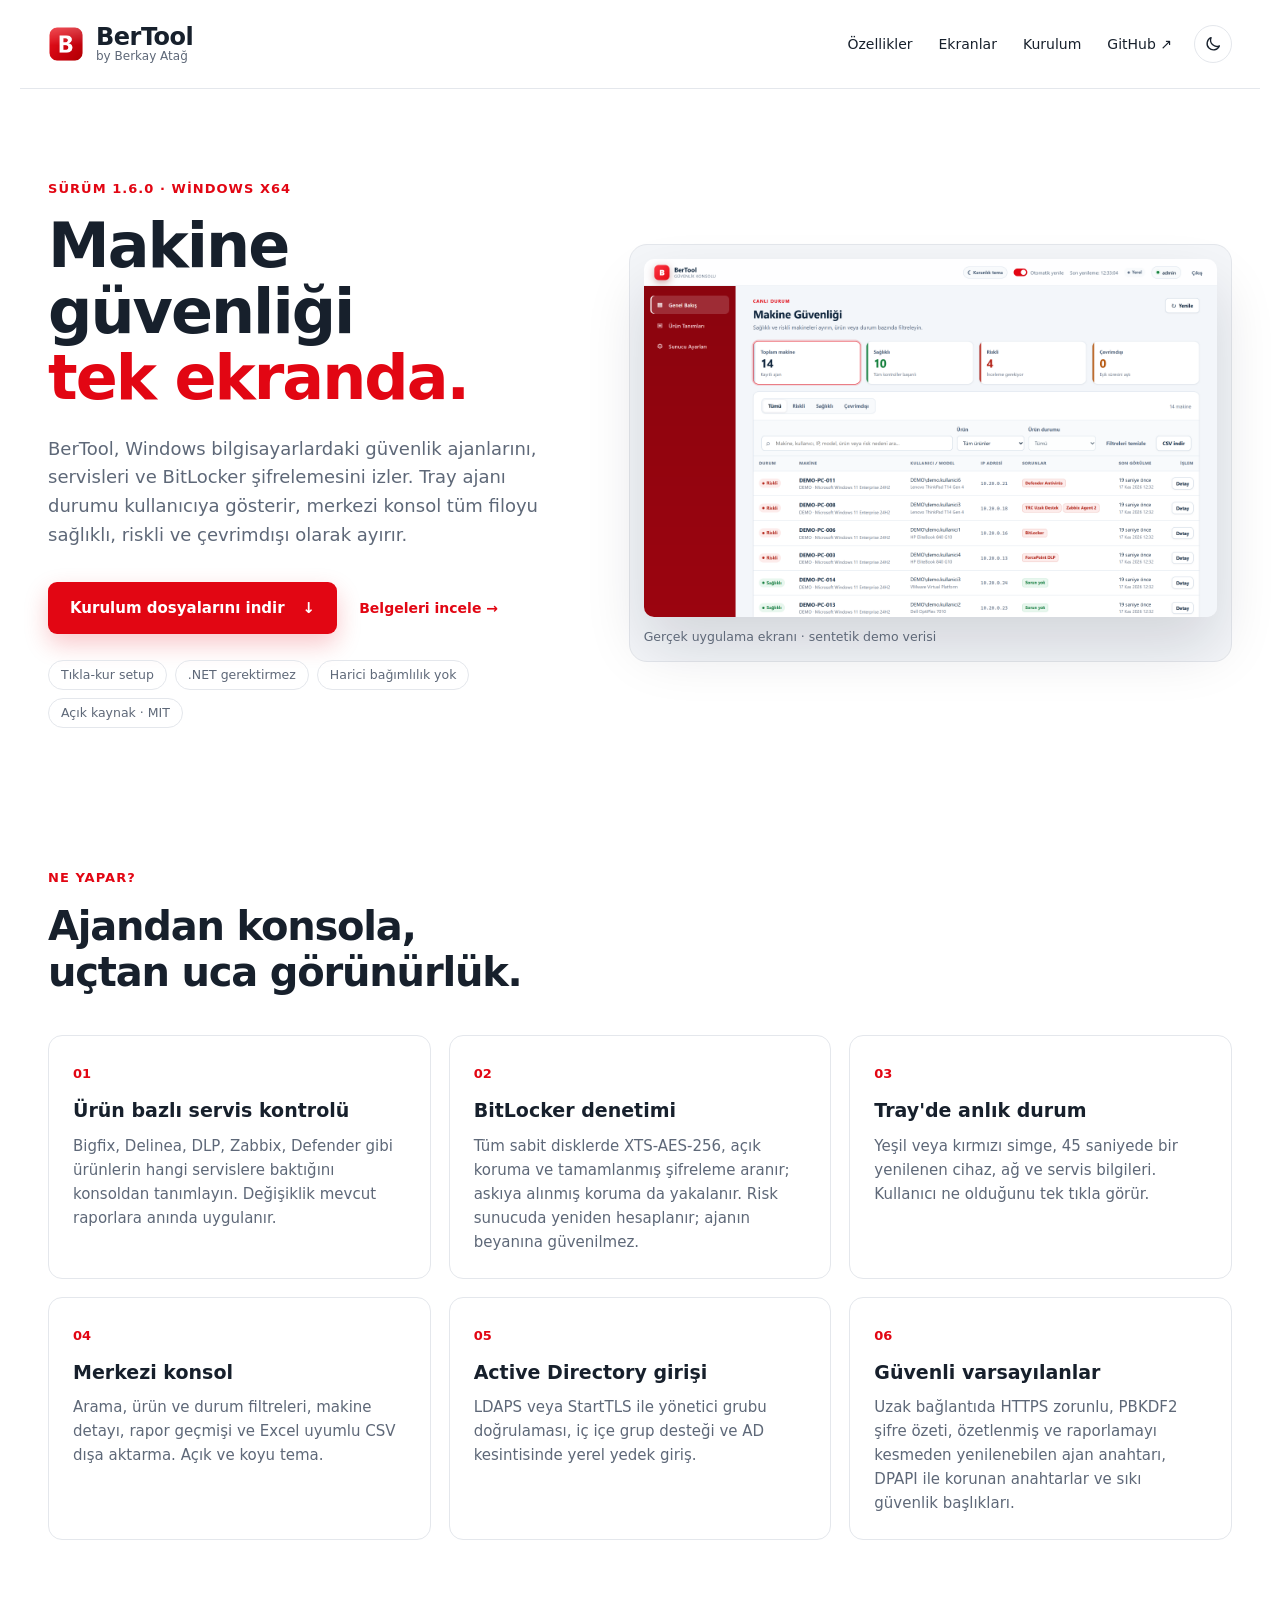
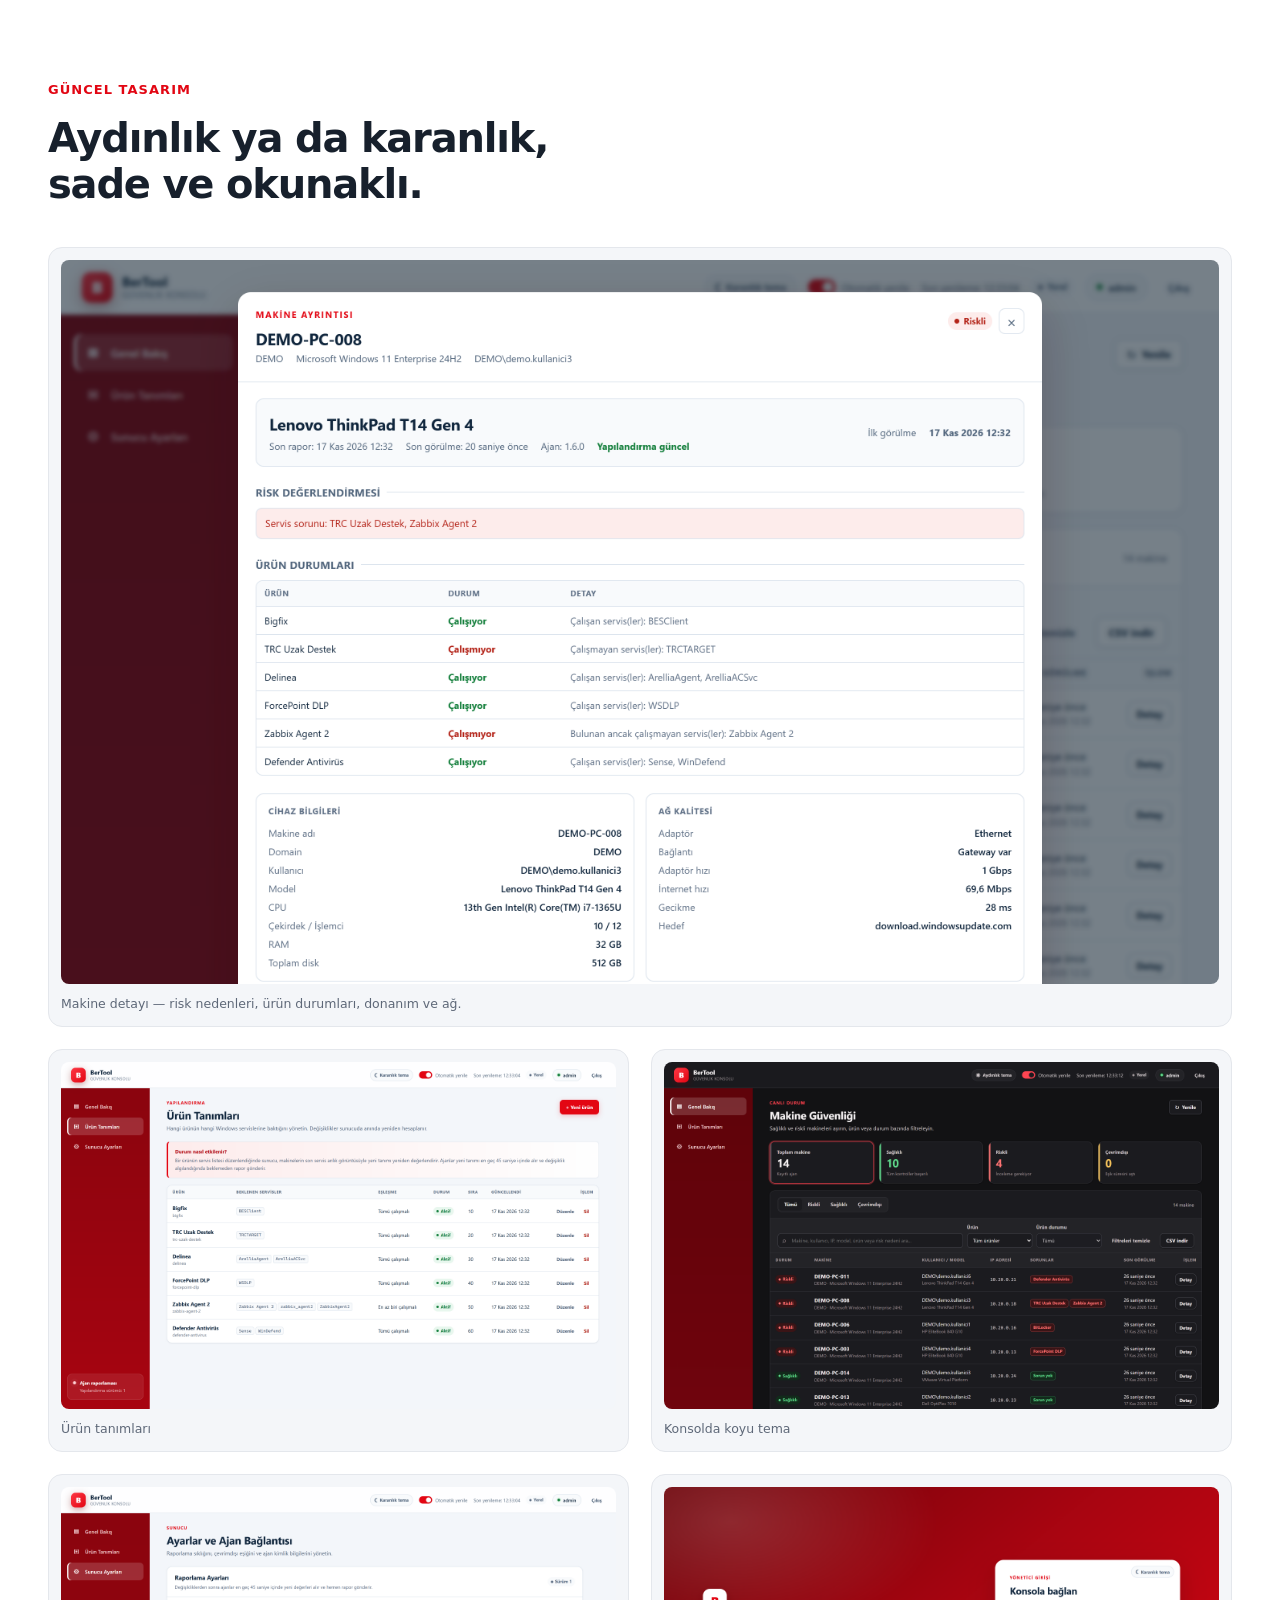
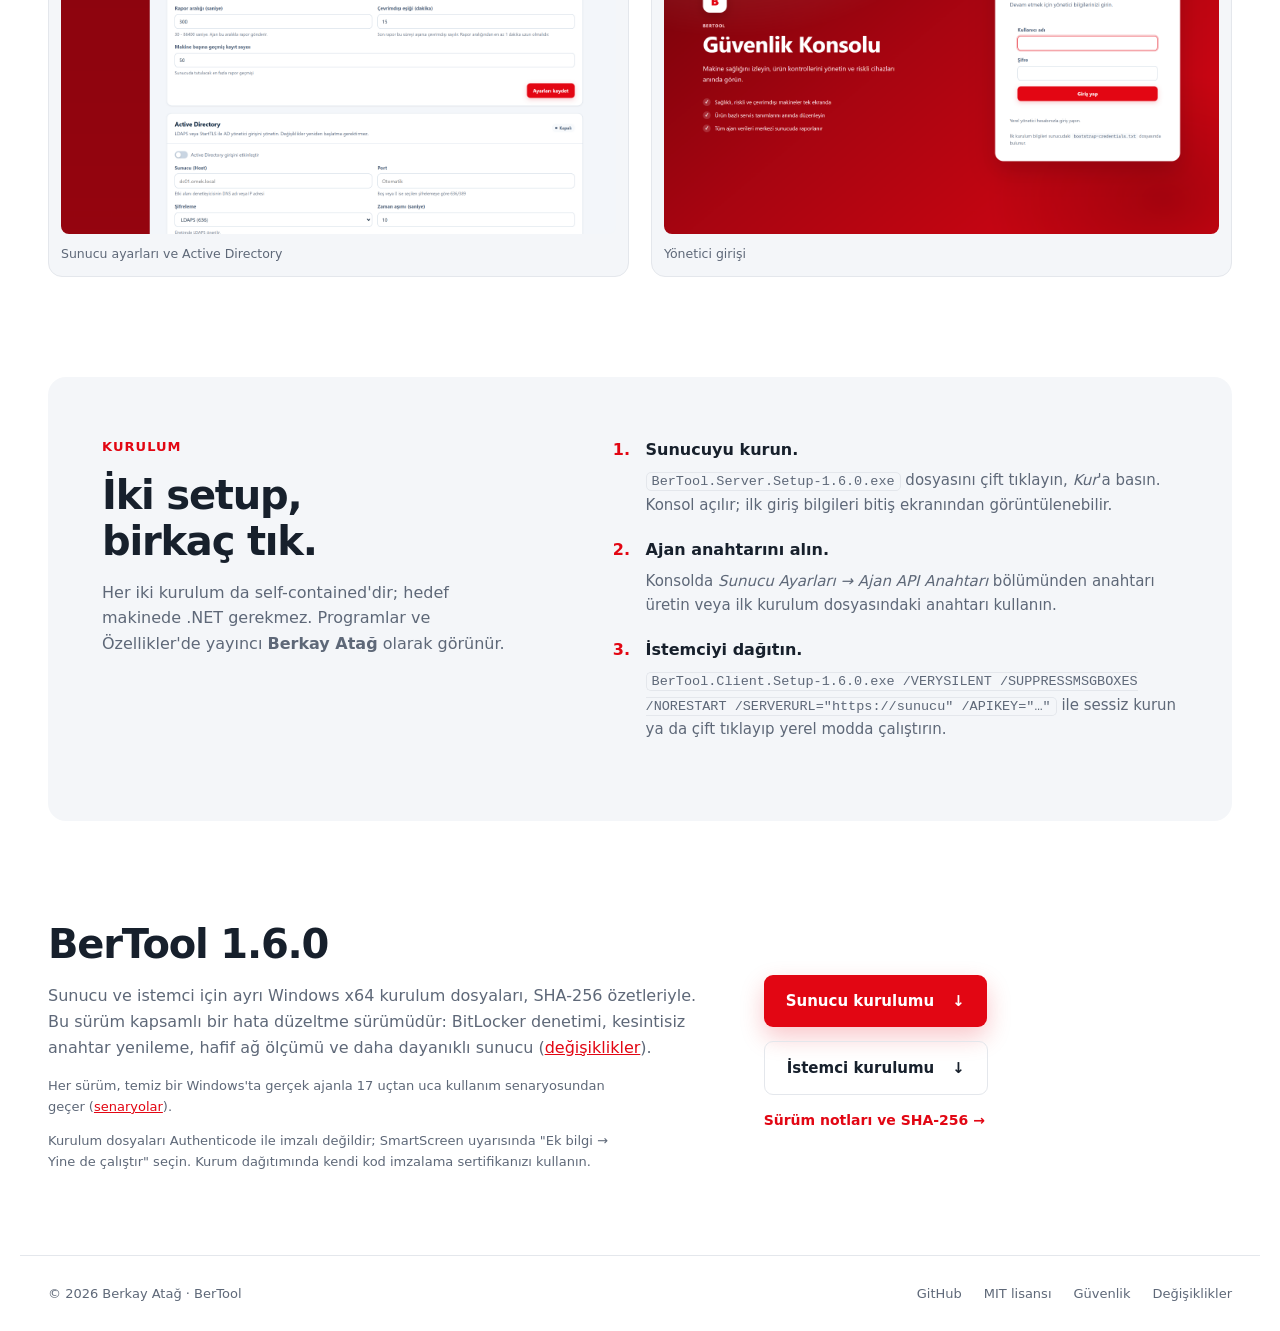
<file: docs/index.html>
<!doctype html>
<html lang="tr">
<head>
<meta charset="utf-8">
<meta name="viewport" content="width=device-width, initial-scale=1">
<meta name="description" content="BerTool: Windows makinelerde güvenlik ajanlarını, servisleri ve BitLocker'ı izleyen tray ajanı ve merkezi yönetim konsolu.">
<meta name="color-scheme" content="light dark">
<meta property="og:title" content="BerTool — Makine güvenliği tek ekranda">
<meta property="og:description" content="Tray ajanı ve merkezi konsol ile servis, BitLocker ve cihaz durumunu izleyin.">
<meta property="og:image" content="https://berkayatag.github.io/BerTool/screenshots/dashboard.png">
<title>BerTool — Makine güvenliği tek ekranda</title>
<link rel="icon" type="image/png" href="assets/bertool-logo.png">
<link rel="stylesheet" href="site.css?v=1.6.0">
<script>
  // Varsayılan aydınlık tema; ziyaretçinin seçimi bu tarayıcıda hatırlanır.
  // Sayfa boyanmadan önce uygulanır, böylece tema geçişinde yanıp sönme olmaz.
  (function () {
    var theme = 'light';
    try { if (localStorage.getItem('bertool.site.theme') === 'dark') theme = 'dark'; } catch (e) {}
    document.documentElement.setAttribute('data-theme', theme);
  })();
</script>
</head>
<body>
<a class="skip" href="#main">İçeriğe geç</a>
<header class="top">
  <a class="brand" href="#"><img src="assets/bertool-logo.png" alt="" width="36" height="36"><span>BerTool<small>by Berkay Atağ</small></span></a>
  <nav aria-label="Ana menü">
    <a href="#ozellikler">Özellikler</a>
    <a href="#ekranlar">Ekranlar</a>
    <a href="#kurulum">Kurulum</a>
    <a href="https://github.com/BerkayAtag/BerTool">GitHub ↗</a>
  </nav>
  <button class="theme-toggle" id="theme-toggle" type="button" aria-pressed="false" aria-label="Karanlık temaya geç" title="Karanlık temaya geç">
    <svg class="icon-moon" viewBox="0 0 24 24" width="18" height="18" aria-hidden="true"><path d="M20.5 14.6A8.5 8.5 0 0 1 9.4 3.5a8.5 8.5 0 1 0 11.1 11.1Z" fill="none" stroke="currentColor" stroke-width="1.8" stroke-linejoin="round"/></svg>
    <svg class="icon-sun" viewBox="0 0 24 24" width="18" height="18" aria-hidden="true"><circle cx="12" cy="12" r="4.2" fill="none" stroke="currentColor" stroke-width="1.8"/><path d="M12 2.5v2.2M12 19.3v2.2M4.6 4.6l1.6 1.6M17.8 17.8l1.6 1.6M2.5 12h2.2M19.3 12h2.2M4.6 19.4l1.6-1.6M17.8 6.2l1.6-1.6" stroke="currentColor" stroke-width="1.8" stroke-linecap="round"/></svg>
  </button>
</header>

<main id="main">
  <section class="hero">
    <div class="hero-copy">
      <p class="eyebrow">Sürüm 1.6.0 · Windows x64</p>
      <h1>Makine güvenliği<br><em>tek ekranda.</em></h1>
      <p class="lead">BerTool, Windows bilgisayarlardaki güvenlik ajanlarını, servisleri ve BitLocker şifrelemesini izler. Tray ajanı durumu kullanıcıya gösterir, merkezi konsol tüm filoyu sağlıklı, riskli ve çevrimdışı olarak ayırır.</p>
      <div class="actions">
        <a class="button" href="https://github.com/BerkayAtag/BerTool/releases/latest">Kurulum dosyalarını indir <span aria-hidden="true">↓</span></a>
        <a class="link" href="https://github.com/BerkayAtag/BerTool#readme">Belgeleri incele →</a>
      </div>
      <ul class="facts">
        <li>Tıkla-kur setup</li>
        <li>.NET gerektirmez</li>
        <li>Harici bağımlılık yok</li>
        <li>Açık kaynak · MIT</li>
      </ul>
    </div>
    <figure class="hero-shot">
      <img src="screenshots/dashboard.png" data-light-src="screenshots/dashboard.png" data-dark-src="screenshots/dashboard-dark.png" alt="BerTool yönetim konsolu: toplam, sağlıklı, riskli ve çevrimdışı makine sayaçları ile makine listesi" width="1440" height="900">
      <figcaption>Gerçek uygulama ekranı · sentetik demo verisi</figcaption>
    </figure>
  </section>

  <section id="ozellikler" class="section">
    <div class="section-head">
      <p class="eyebrow">Ne yapar?</p>
      <h2>Ajandan konsola,<br>uçtan uca görünürlük.</h2>
    </div>
    <div class="features">
      <article>
        <span class="num">01</span>
        <h3>Ürün bazlı servis kontrolü</h3>
        <p>Bigfix, Delinea, DLP, Zabbix, Defender gibi ürünlerin hangi servislere baktığını konsoldan tanımlayın. Değişiklik mevcut raporlara anında uygulanır.</p>
      </article>
      <article>
        <span class="num">02</span>
        <h3>BitLocker denetimi</h3>
        <p>Tüm sabit disklerde XTS-AES-256, açık koruma ve tamamlanmış şifreleme aranır; askıya alınmış koruma da yakalanır. Risk sunucuda yeniden hesaplanır; ajanın beyanına güvenilmez.</p>
      </article>
      <article>
        <span class="num">03</span>
        <h3>Tray'de anlık durum</h3>
        <p>Yeşil veya kırmızı simge, 45 saniyede bir yenilenen cihaz, ağ ve servis bilgileri. Kullanıcı ne olduğunu tek tıkla görür.</p>
      </article>
      <article>
        <span class="num">04</span>
        <h3>Merkezi konsol</h3>
        <p>Arama, ürün ve durum filtreleri, makine detayı, rapor geçmişi ve Excel uyumlu CSV dışa aktarma. Açık ve koyu tema.</p>
      </article>
      <article>
        <span class="num">05</span>
        <h3>Active Directory girişi</h3>
        <p>LDAPS veya StartTLS ile yönetici grubu doğrulaması, iç içe grup desteği ve AD kesintisinde yerel yedek giriş.</p>
      </article>
      <article>
        <span class="num">06</span>
        <h3>Güvenli varsayılanlar</h3>
        <p>Uzak bağlantıda HTTPS zorunlu, PBKDF2 şifre özeti, özetlenmiş ve raporlamayı kesmeden yenilenebilen ajan anahtarı, DPAPI ile korunan anahtarlar ve sıkı güvenlik başlıkları.</p>
      </article>
    </div>
  </section>

  <section id="ekranlar" class="section">
    <div class="section-head">
      <p class="eyebrow">Güncel tasarım</p>
      <h2>Aydınlık ya da karanlık,<br>sade ve okunaklı.</h2>
    </div>
    <div class="gallery">
      <figure class="wide"><img src="screenshots/machine-detail.png" data-light-src="screenshots/machine-detail.png" data-dark-src="screenshots/machine-detail-dark.png" alt="Makine detayı: risk değerlendirmesi, ürün durumları, cihaz bilgileri ve ağ kalitesi" loading="lazy" width="1440" height="900"><figcaption>Makine detayı — risk nedenleri, ürün durumları, donanım ve ağ.</figcaption></figure>
      <figure><img src="screenshots/products.png" data-light-src="screenshots/products.png" data-dark-src="screenshots/products-dark.png" alt="Ürün tanımları ekranı: ürün, beklenen servisler ve eşleşme modu" loading="lazy" width="1440" height="900"><figcaption>Ürün tanımları</figcaption></figure>
      <figure><img src="screenshots/dashboard-dark.png" data-light-src="screenshots/dashboard-dark.png" data-dark-src="screenshots/dashboard.png" data-light-alt="Koyu temada yönetim konsolu" data-dark-alt="Aydınlık temada yönetim konsolu" alt="Koyu temada yönetim konsolu" loading="lazy" width="1440" height="900"><figcaption data-light-text="Konsolda koyu tema" data-dark-text="Konsolda aydınlık tema">Konsolda koyu tema</figcaption></figure>
      <figure><img src="screenshots/settings.png" data-light-src="screenshots/settings.png" data-dark-src="screenshots/settings-dark.png" alt="Sunucu ayarları: raporlama, Active Directory ve ajan API anahtarı" loading="lazy" width="1440" height="900"><figcaption>Sunucu ayarları ve Active Directory</figcaption></figure>
      <figure><img src="screenshots/login.png" data-light-src="screenshots/login.png" data-dark-src="screenshots/login-dark.png" alt="Yönetici giriş ekranı" loading="lazy" width="1440" height="900"><figcaption>Yönetici girişi</figcaption></figure>
    </div>
  </section>

  <section id="kurulum" class="section install">
    <div>
      <p class="eyebrow">Kurulum</p>
      <h2>İki setup,<br>birkaç tık.</h2>
      <p class="muted">Her iki kurulum da self-contained'dir; hedef makinede .NET gerekmez. Programlar ve Özellikler'de yayıncı <strong>Berkay Atağ</strong> olarak görünür.</p>
    </div>
    <ol class="steps">
      <li><strong>Sunucuyu kurun.</strong><p><code>BerTool.Server.Setup-1.6.0.exe</code> dosyasını çift tıklayın, <em>Kur</em>'a basın. Konsol açılır; ilk giriş bilgileri bitiş ekranından görüntülenebilir.</p></li>
      <li><strong>Ajan anahtarını alın.</strong><p>Konsolda <em>Sunucu Ayarları → Ajan API Anahtarı</em> bölümünden anahtarı üretin veya ilk kurulum dosyasındaki anahtarı kullanın.</p></li>
      <li><strong>İstemciyi dağıtın.</strong><p><code>BerTool.Client.Setup-1.6.0.exe /VERYSILENT /SUPPRESSMSGBOXES /NORESTART /SERVERURL="https://sunucu" /APIKEY="…"</code> ile sessiz kurun ya da çift tıklayıp yerel modda çalıştırın.</p></li>
    </ol>
  </section>

  <section class="section download">
    <div>
      <h2>BerTool 1.6.0</h2>
      <p class="muted">Sunucu ve istemci için ayrı Windows x64 kurulum dosyaları, SHA-256 özetleriyle. Bu sürüm kapsamlı bir hata düzeltme sürümüdür: BitLocker denetimi, kesintisiz anahtar yenileme, hafif ağ ölçümü ve daha dayanıklı sunucu (<a class="inline-link" href="https://github.com/BerkayAtag/BerTool/blob/main/CHANGELOG.md">değişiklikler</a>).</p>
      <p class="note">Her sürüm, temiz bir Windows'ta gerçek ajanla 17 uçtan uca kullanım senaryosundan geçer (<a class="inline-link" href="https://github.com/BerkayAtag/BerTool/blob/main/docs/USE-CASES.md">senaryolar</a>).</p>
      <p class="note">Kurulum dosyaları Authenticode ile imzalı değildir; SmartScreen uyarısında "Ek bilgi → Yine de çalıştır" seçin. Kurum dağıtımında kendi kod imzalama sertifikanızı kullanın.</p>
    </div>
    <div class="download-links">
      <a class="button" href="https://github.com/BerkayAtag/BerTool/releases/download/v1.6.0/BerTool.Server.Setup-1.6.0.exe">Sunucu kurulumu <span aria-hidden="true">↓</span></a>
      <a class="button secondary" href="https://github.com/BerkayAtag/BerTool/releases/download/v1.6.0/BerTool.Client.Setup-1.6.0.exe">İstemci kurulumu <span aria-hidden="true">↓</span></a>
      <a class="link" href="https://github.com/BerkayAtag/BerTool/releases/tag/v1.6.0">Sürüm notları ve SHA-256 →</a>
    </div>
  </section>
</main>

<footer>
  <span>© 2026 Berkay Atağ · BerTool</span>
  <a href="https://github.com/BerkayAtag/BerTool">GitHub</a>
  <a href="https://github.com/BerkayAtag/BerTool/blob/main/LICENSE">MIT lisansı</a>
  <a href="https://github.com/BerkayAtag/BerTool/blob/main/SECURITY.md">Güvenlik</a>
  <a href="https://github.com/BerkayAtag/BerTool/blob/main/CHANGELOG.md">Değişiklikler</a>
</footer>
<script>
  (function () {
    var root = document.documentElement;
    var button = document.getElementById('theme-toggle');

    function apply(theme) {
      var dark = theme === 'dark';
      root.setAttribute('data-theme', theme);
      var label = dark ? 'Aydınlık temaya geç' : 'Karanlık temaya geç';
      button.setAttribute('aria-pressed', String(dark));
      button.setAttribute('aria-label', label);
      button.setAttribute('title', label);

      // Ekran görüntüleri ve açıklamaları seçilen temaya göre değişir.
      var mode = dark ? 'dark' : 'light';
      document.querySelectorAll('img[data-light-src]').forEach(function (img) {
        var src = img.getAttribute('data-' + mode + '-src');
        if (img.getAttribute('src') !== src) img.setAttribute('src', src);
        var alt = img.getAttribute('data-' + mode + '-alt');
        if (alt) img.setAttribute('alt', alt);
      });
      document.querySelectorAll('[data-light-text]').forEach(function (el) {
        el.textContent = el.getAttribute('data-' + mode + '-text');
      });
    }

    apply(root.getAttribute('data-theme') === 'dark' ? 'dark' : 'light');

    button.addEventListener('click', function () {
      var next = root.getAttribute('data-theme') === 'dark' ? 'light' : 'dark';
      apply(next);
      try { localStorage.setItem('bertool.site.theme', next); } catch (e) {}
    });
  })();
</script>
</body>
</html>
</file>
<file: docs/site.css>
/* Varsayılan aydınlık tema; sağ üstteki düğmeyle karanlık temaya geçilir. */
:root {
  color-scheme: light;
  --red: #e20613;
  --red-dark: #b0000b;
  --ink: #17202c;
  --muted: #5e6878;
  --line: #e4e7ec;
  --soft: #f4f6f9;
  --bg: #ffffff;
  --card: #ffffff;
  --shot-shadow: rgba(17, 24, 39, .14);
}

:root[data-theme="dark"] {
  color-scheme: dark;
  --red: #ff3b45;
  --red-dark: #e20613;
  --ink: #eef1f5;
  --muted: #a3acba;
  --line: #2a2f38;
  --soft: #171a20;
  --bg: #0f1115;
  --card: #15181e;
  --shot-shadow: rgba(0, 0, 0, .45);
}

* { box-sizing: border-box; }
html { scroll-behavior: smooth; }
body { margin: 0; color: var(--ink); background: var(--bg); transition: background-color .2s, color .2s; font-family: "Segoe UI", system-ui, -apple-system, Arial, sans-serif; line-height: 1.6; }
img { max-width: 100%; height: auto; display: block; }
a { color: inherit; text-decoration: none; }
a:hover { text-decoration: underline; }
a:focus-visible { outline: 3px solid var(--red); outline-offset: 4px; border-radius: 4px; }
code { font-family: Consolas, "Cascadia Mono", monospace; font-size: .9em; background: var(--soft); border: 1px solid var(--line); border-radius: 5px; padding: 1px 5px; word-break: break-word; }

.skip { position: absolute; left: -999px; top: 8px; background: var(--red); color: #fff; padding: 8px 12px; border-radius: 6px; }
.skip:focus { left: 16px; }

.top, main, footer { max-width: 1240px; margin: 0 auto; }
.top { display: flex; justify-content: space-between; align-items: center; gap: 16px; padding: 24px 28px; border-bottom: 1px solid var(--line); }
.brand { display: flex; align-items: center; gap: 12px; font-weight: 800; font-size: 24px; letter-spacing: -.5px; }
.brand img { border-radius: 9px; }
.brand span { display: flex; flex-direction: column; line-height: 1.1; }
.brand small { font-size: 12px; font-weight: 400; color: var(--muted); letter-spacing: 0; }
nav { display: flex; gap: 26px; font-size: 14px; flex-wrap: wrap; margin-left: auto; }

/* Tema düğmesi: menüyle aynı hizada, sade yuvarlak simge düğmesi. */
.theme-toggle { display: inline-grid; place-items: center; width: 38px; height: 38px; margin-left: 6px; padding: 0; border: 1px solid var(--line); border-radius: 50%; background: transparent; color: var(--ink); cursor: pointer; transition: color .15s, border-color .15s, background-color .15s; }
.theme-toggle:hover { color: var(--red); border-color: var(--red); background: var(--soft); }
.theme-toggle:focus-visible { outline: 3px solid var(--red); outline-offset: 3px; }
.theme-toggle .icon-sun { display: none; }
:root[data-theme="dark"] .theme-toggle .icon-moon { display: none; }
:root[data-theme="dark"] .theme-toggle .icon-sun { display: block; }

.eyebrow { margin: 0 0 14px; color: var(--red); font-size: 13px; font-weight: 700; letter-spacing: .08em; text-transform: uppercase; }
h1 { font-size: clamp(38px, 5vw, 62px); line-height: 1.06; letter-spacing: -2px; margin: 0 0 24px; }
h1 em, h2 em { font-style: normal; color: var(--red); }
h2 { font-size: clamp(28px, 3.2vw, 40px); line-height: 1.15; letter-spacing: -1.2px; margin: 0; }
h3 { font-size: 19px; margin: 10px 0 8px; }
.lead { font-size: 18px; color: var(--muted); max-width: 560px; margin: 0; }
.muted { color: var(--muted); }

.hero { display: grid; grid-template-columns: 1fr 1.15fr; gap: 56px; align-items: center; padding: 90px 28px 70px; }
.actions { display: flex; align-items: center; flex-wrap: wrap; gap: 22px; margin: 32px 0 26px; }
.button { display: inline-flex; align-items: center; gap: 18px; padding: 14px 22px; background: var(--red); color: #fff; border-radius: 9px; font-weight: 650; font-size: 15px; box-shadow: 0 10px 24px rgba(226, 6, 19, .22); }
.button:hover { background: var(--red-dark); text-decoration: none; }
.button.secondary { background: transparent; color: var(--ink); border: 1px solid var(--line); box-shadow: none; }
.button.secondary:hover { border-color: var(--red); color: var(--red); }
.link { font-size: 14px; font-weight: 600; color: var(--red); }
.facts { display: flex; flex-wrap: wrap; gap: 8px; list-style: none; padding: 0; margin: 0; }
.facts li { font-size: 12.5px; color: var(--muted); border: 1px solid var(--line); border-radius: 999px; padding: 4px 12px; }

figure { margin: 0; }
figcaption { font-size: 12.5px; color: var(--muted); margin-top: 10px; }
.hero-shot { padding: 14px; background: var(--soft); border: 1px solid var(--line); border-radius: 18px; }
.hero-shot img { border-radius: 10px; box-shadow: 0 30px 60px var(--shot-shadow); }

.section { padding: 70px 28px; }
.section-head { margin-bottom: 40px; }
.features { display: grid; grid-template-columns: repeat(3, 1fr); gap: 18px; }
.features article { background: var(--card); border: 1px solid var(--line); border-radius: 14px; padding: 24px; }
.features p { margin: 0; color: var(--muted); font-size: 15px; }
.num { font-size: 13px; font-weight: 700; color: var(--red); }

.gallery { display: grid; grid-template-columns: repeat(2, 1fr); gap: 22px; }
.gallery figure { background: var(--soft); border: 1px solid var(--line); border-radius: 14px; padding: 12px; }
.gallery img { border-radius: 8px; }
.gallery .wide { grid-column: 1 / -1; }

.install { display: grid; grid-template-columns: 1fr 1.25fr; gap: 60px; background: var(--soft); border-radius: 18px; margin: 30px 28px; padding: 60px 54px; }
.install .muted { max-width: 420px; }
.steps { margin: 0; padding-left: 22px; }
.steps li { padding: 0 0 20px 10px; }
.steps li::marker { color: var(--red); font-weight: 700; }
.steps p { margin: 6px 0 0; color: var(--muted); font-size: 15px; }

.download { display: grid; grid-template-columns: 1.4fr 1fr; gap: 60px; align-items: center; }
.download h2 { margin-bottom: 12px; }
.note { font-size: 13px; color: var(--muted); max-width: 560px; }
.inline-link { color: var(--red); text-decoration: underline; }
.download-links { display: flex; flex-direction: column; align-items: flex-start; gap: 14px; }

footer { display: flex; flex-wrap: wrap; gap: 22px; border-top: 1px solid var(--line); padding: 28px; color: var(--muted); font-size: 13px; }
footer span { margin-right: auto; }

@media (max-width: 900px) {
  .hero { grid-template-columns: 1fr; padding: 48px 16px 40px; gap: 32px; }
  .features { grid-template-columns: 1fr 1fr; }
  .install, .download { grid-template-columns: 1fr; gap: 24px; }
  .install { margin: 20px 16px; padding: 32px 22px; }
  .section { padding: 48px 16px; }
  .top { padding: 18px 16px; flex-wrap: wrap; }
  /* Dar ekranda tema düğmesi sağ üstte kalır, menü alt satıra iner. */
  .brand { order: 1; }
  .theme-toggle { order: 2; margin-left: auto; }
  .top nav { order: 3; width: 100%; margin-left: 0; }
  footer { padding: 24px 16px; }
}

@media (max-width: 600px) {
  .features, .gallery { grid-template-columns: 1fr; }
  nav { gap: 16px; }
  h1 { letter-spacing: -1px; }
  footer span { width: 100%; }
}

@media (prefers-reduced-motion: reduce) { html { scroll-behavior: auto; } }
</file>
